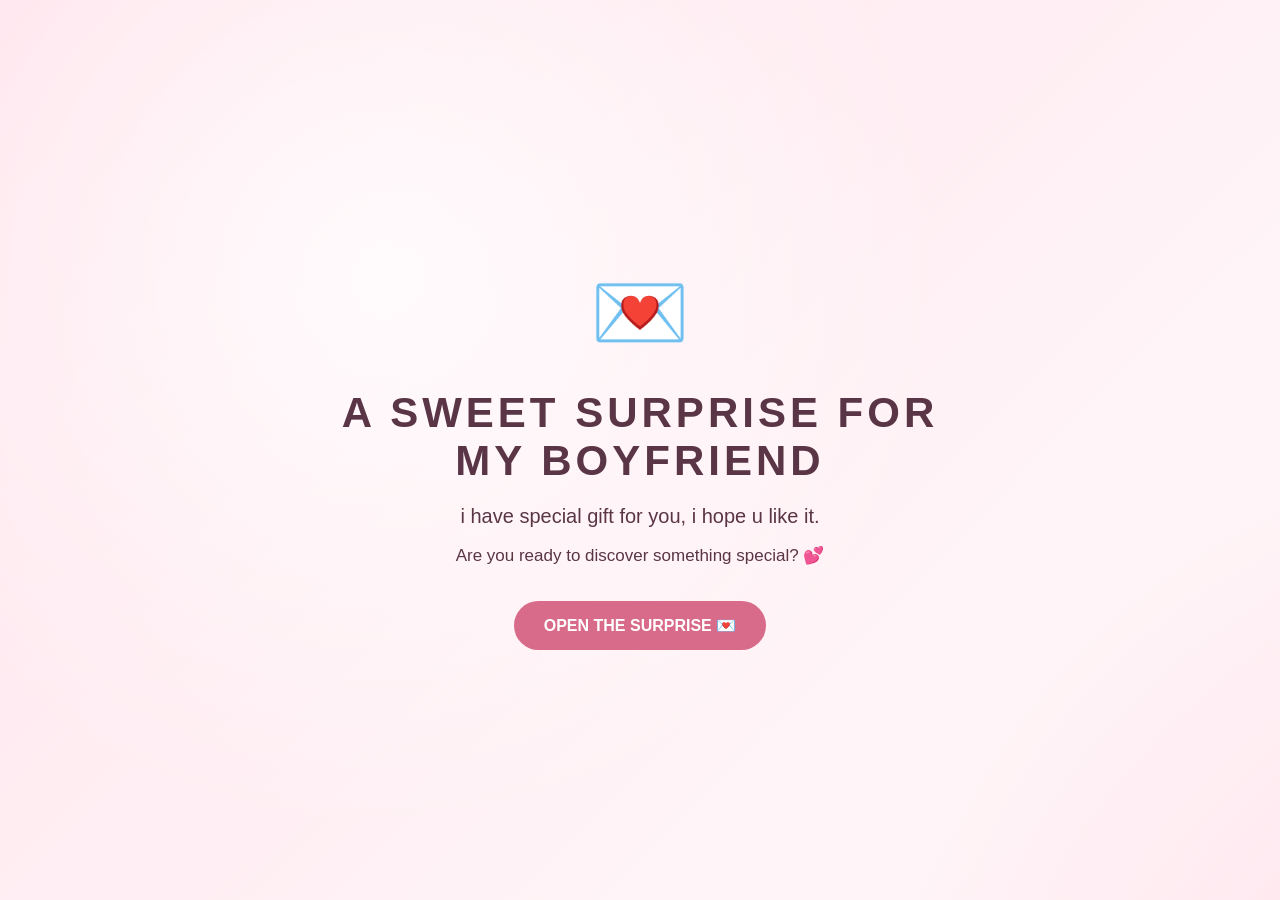
<file: index.html>
<!DOCTYPE html>

<html lang="en">

<head>


    <meta charset="UTF-8">

    <meta name="viewport" content="width=device-width, initial-scale=1.0">

    <title>A Sweet Surprise 💕</title>

    <link rel="stylesheet" href="static/style.css">

    <style>
        html,
        body {

            margin: 0;
            padding: 0;
            width: 100%;
            height: 100%;
            overflow: hidden;

        }

        .page-frame {

            width: 100%;
            height: 100vh;
            border: none;
            display: block;

        }

        .music-button {

            position: fixed;
            top: 20px;
            right: 20px;
            z-index: 99999;

            padding: 15px 25px;

            font-size: 16px;

            background: white;

            color: black;

            border: 2px solid pink;

            border-radius: 10px;

            cursor: pointer;

        }
    </style>


</head>

<body>


    <!-- BACKGROUND MUSIC -->

    <audio id="backgroundMusic" loop preload="auto">

        <source src="static/birthday.mp3" type="audio/mpeg">

    </audio>


    <!-- WEBSITE PAGES -->

    <iframe id="pageFrame" class="page-frame" src="page1.html">
    </iframe>


    <!-- TEMPORARY MUSIC TEST BUTTON -->




    <script>

        const music =
            document.getElementById("backgroundMusic");


        music.volume = 0.35;


        /*
        Restore music position
        */



        /*
        Start music
        */

        function startMusic() {

            music.play()
                .then(function () {

                    console.log(
                        "MUSIC BERHASIL DIPUTAR"
                    );

                })
                .catch(function (error) {

                    console.log(
                        "MUSIC ERROR:",
                        error
                    );

                });

        }


        /*
        Save music position
        */



    </script>


</body>

</html>
</file>
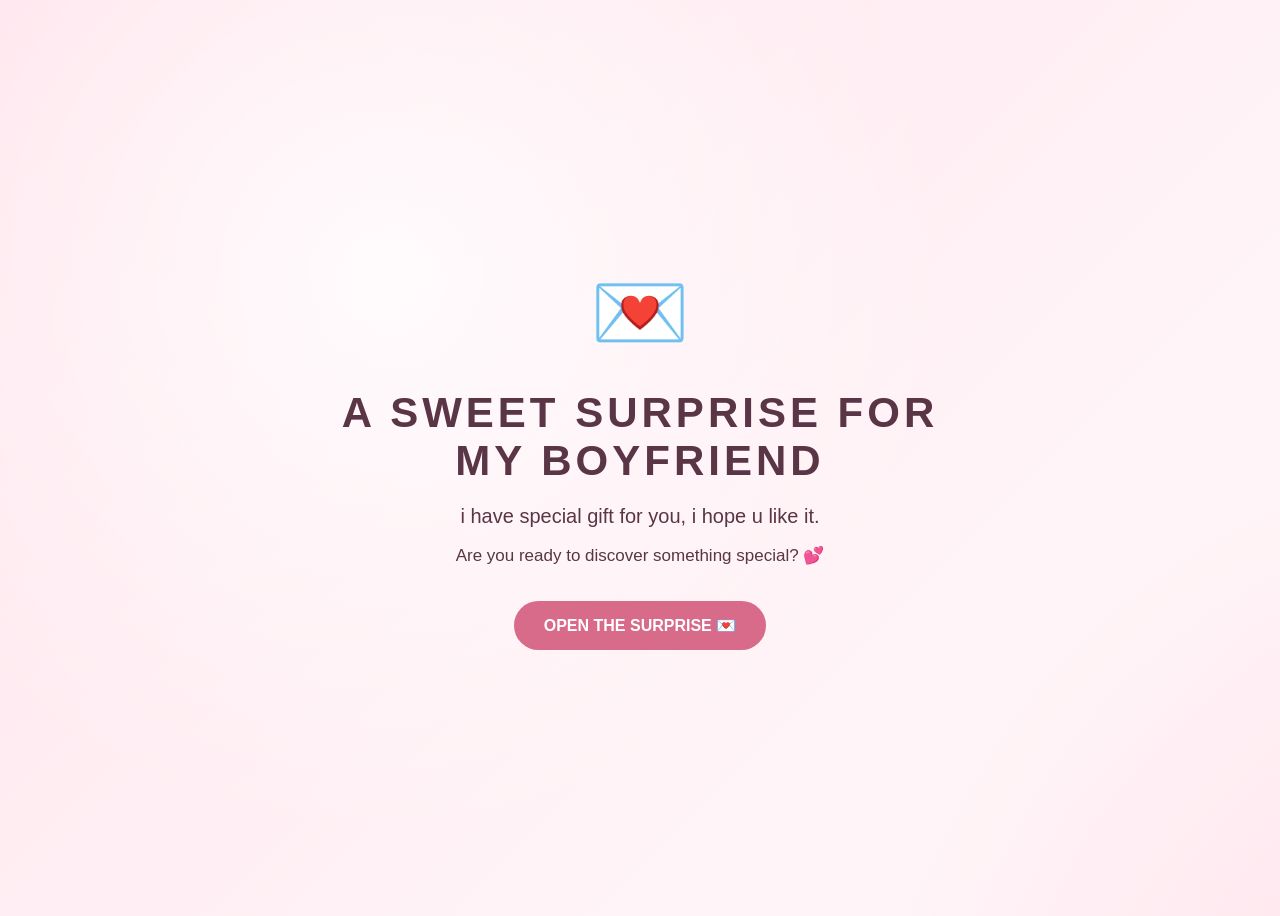
<file: page1.html>
<!DOCTYPE html>
<html lang="en">

<head>
    <meta charset="UTF-8">
    <meta name="viewport" content="width=device-width, initial-scale=1.0">

    <title>A Sweet Surprise 💌</title>

    <link rel="stylesheet" href="static/style.css">
</head>

<body>


    <div class="page">

        <div class="envelope">💌</div>

        <h1>A SWEET SURPRISE FOR MY BOYFRIEND</h1>

        <p class="subtitle">
            i have special gift for you, i hope u like it.
        </p>

        <p class="message">
            Are you ready to discover something special? 💕
        </p>

        <a href="page2.html" class="open-button" onclick="parent.startMusic()">
            OPEN THE SURPRISE 💌
        </a>


    </div>
    <script src="static/effects.js"></script>
    <script src="static/music.js"></script>

</body>

</html>
</file>
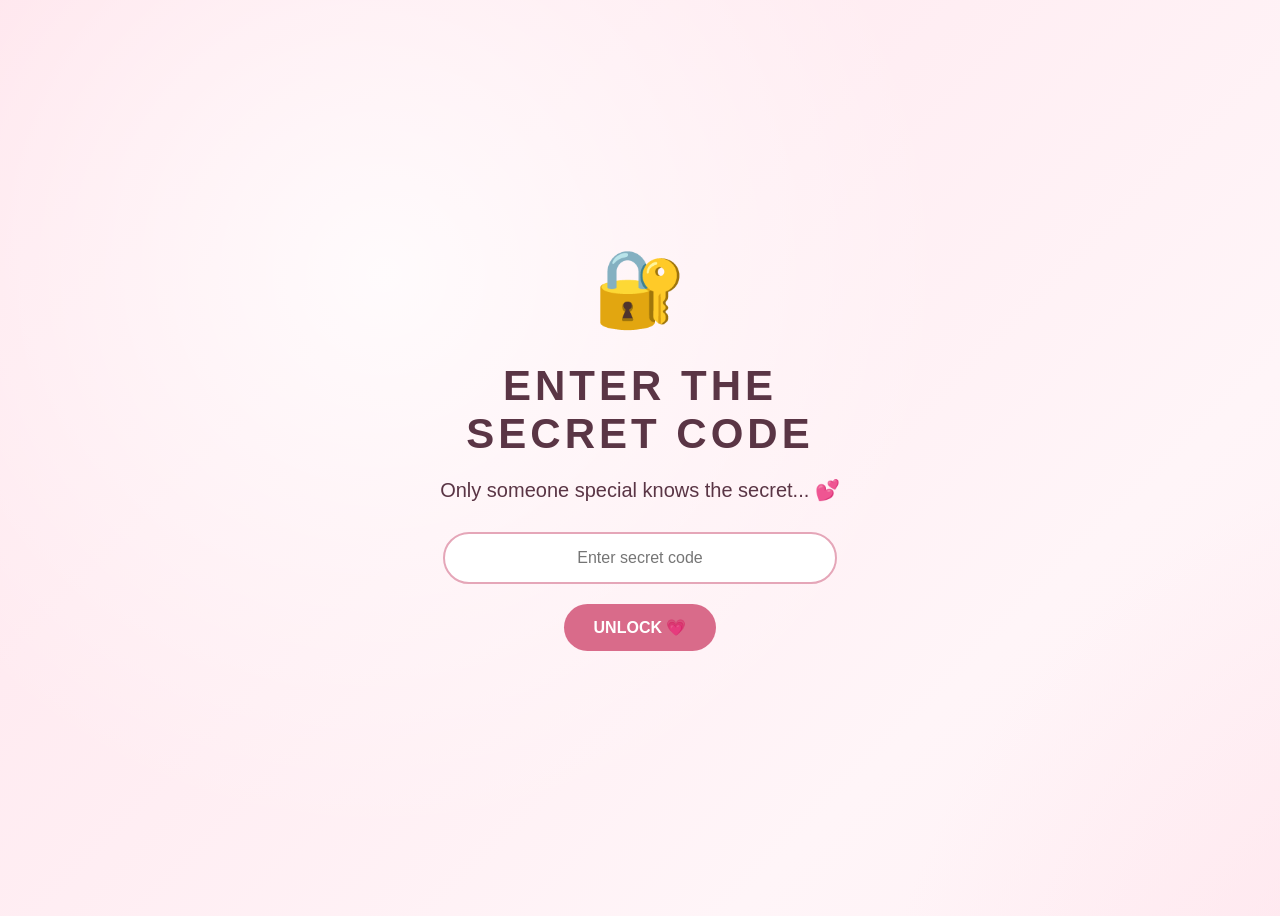
<file: page2.html>
<!DOCTYPE html>

<html lang="en">

<head>
    <meta charset="UTF-8">
    <meta name="viewport" content="width=device-width, initial-scale=1.0">

    <title>Enter the Secret Code 🔐</title>

    <link rel="stylesheet" href="static/style.css">

</head>

<body>

    <div class="page">

        <div class="lock">🔐</div>

        <h1>ENTER THE<br>SECRET CODE</h1>

        <p class="subtitle">
            Only someone special knows the secret... 💕
        </p>

        <div class="code-box">

            <input type="password" id="secretCode" placeholder="Enter secret code" maxlength="20">

            <button onclick="checkCode()">
                UNLOCK 💗
            </button>

            <p id="errorMessage"></p>

        </div>

    </div>

    <script>
        function checkCode() {

            const code =
                document.getElementById("secretCode").value;

            const errorMessage =
                document.getElementById("errorMessage");

            const correctCode = "262626";

            if (code === correctCode) {

                window.location.href = "page3.html";

            } else {

                errorMessage.innerText =
                    "Oops! That's not the secret code 💔";

            }
        }
    </script>

    <script src="static/effects.js"></script>
    <script src="static/music.js"></script>

</body>

</html>
</file>
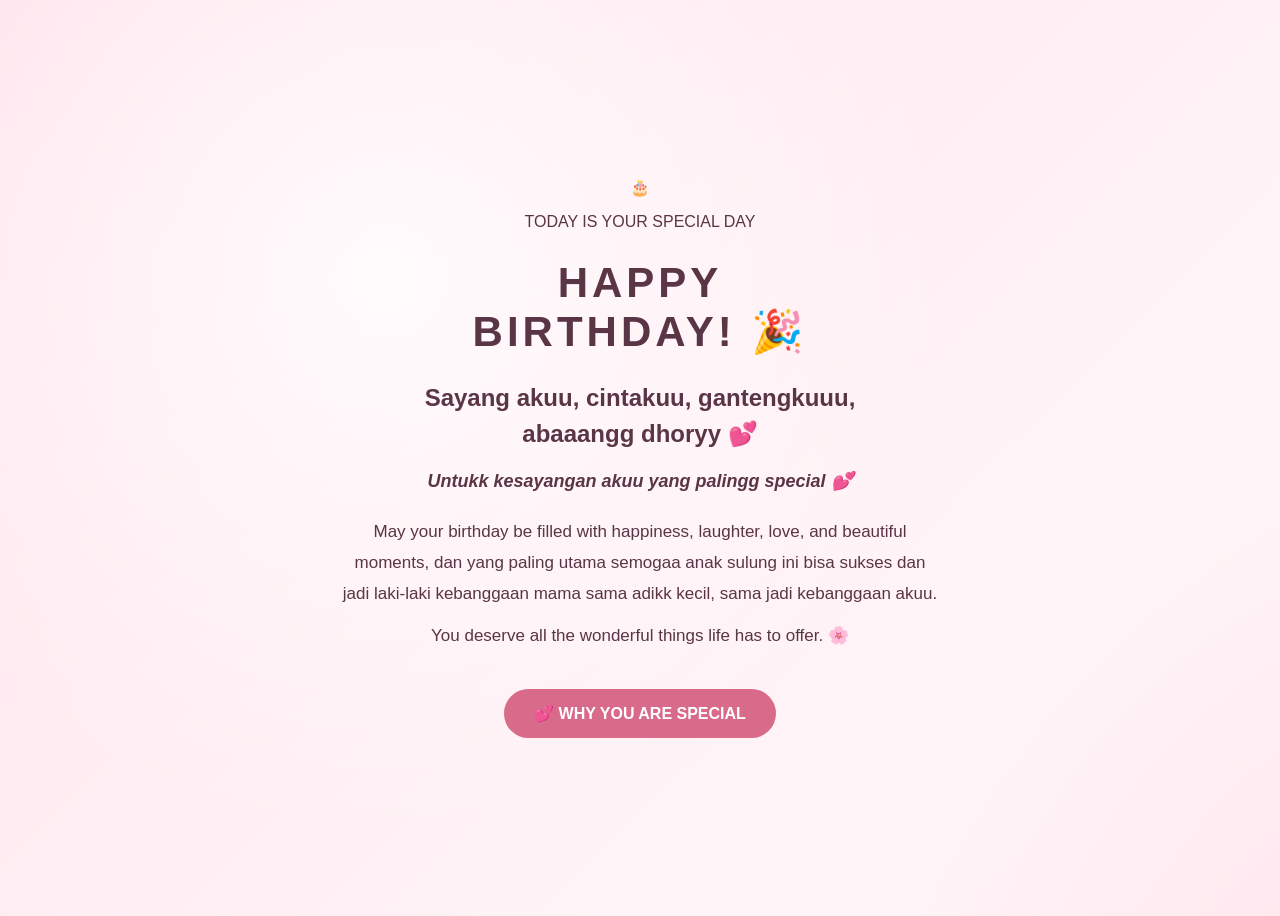
<file: page3.html>
<!DOCTYPE html>

<html lang="en">

<head>
    <meta charset="UTF-8">
    <meta name="viewport" content="width=device-width, initial-scale=1.0">

    
    <title>Happy Birthday 🎂</title>

    <link rel="stylesheet" href="static/style.css">
    

</head>

<body>

    
    <div class="page birthday-page">

        <div class="cake">
            🎂
        </div>

        <p class="small-title">
            TODAY IS YOUR SPECIAL DAY
        </p>

        <h1 class="birthday-title">
            HAPPY<br>
            BIRTHDAY! 🎉
        </h1>

        <p class="birthday-name">
            Sayang akuu, cintakuu, gantengkuuu,<br>
            abaaangg dhoryy 💕
        </p>

        <p class="special-for">
            Untukk kesayangan akuu yang palingg special 💕
        </p>

        <p class="birthday-message">
            May your birthday be filled with happiness,
            laughter, love, and beautiful moments,
            dan yang paling utama semogaa anak sulung ini bisa sukses
            dan jadi laki-laki kebanggaan mama sama adikk kecil,
            sama jadi kebanggaan akuu.
        </p>

        <p class="birthday-message">
            You deserve all the wonderful things
            life has to offer. 🌸
        </p>

        <a href="page5.html" class="open-button">
            💕 WHY YOU ARE SPECIAL
        </a>

    </div>

    <script src="static/effects.js"></script>
    <script src="static/music.js"></script>
    

</body>

</html>
</file>
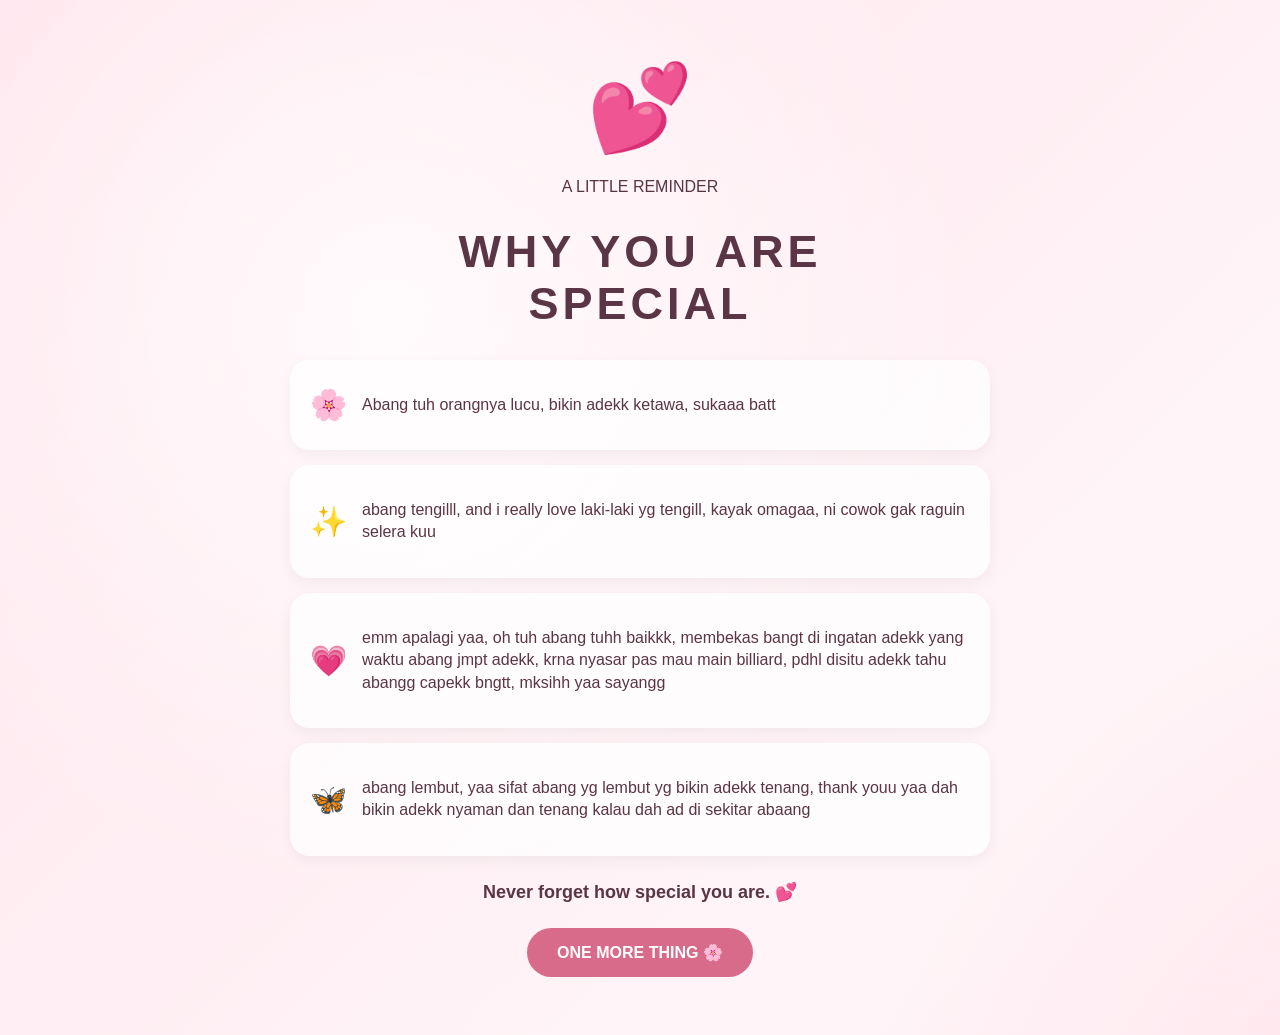
<file: page5.html>
<!DOCTYPE html>

<html lang="en">

<head>


    <meta charset="UTF-8">
    <meta name="viewport" content="width=device-width, initial-scale=1.0">

    <title>Why You Are Special 💕</title>

    <link rel="stylesheet" href="static/style.css">


</head>

<body>


    <div class="page special-page">

        <div class="heart">
            💕
        </div>

        <p class="small-title">
            A LITTLE REMINDER
        </p>

        <h1>
            WHY YOU ARE<br>
            SPECIAL
        </h1>

        <div class="special-list">

            <div class="special-item">
                <span>🌸</span>
                <p>
                    Abang tuh orangnya lucu, bikin adekk ketawa, sukaaa batt
                </p>
            </div>

            <div class="special-item">
                <span>✨</span>
                <p>
                    abang tengilll, and i really love laki-laki yg tengill,
                    kayak omagaa, ni cowok gak raguin selera kuu
                </p>
            </div>

            <div class="special-item">
                <span>💗</span>
                <p>
                    emm apalagi yaa, oh tuh abang tuhh baikkk, membekas bangt di ingatan adekk
                    yang waktu abang jmpt adekk, krna nyasar pas mau main billiard, pdhl disitu
                    adekk tahu abangg capekk bngtt, mksihh yaa sayangg
                </p>
            </div>

            <div class="special-item">
                <span>🦋</span>
                <p>
                    abang lembut, yaa sifat abang yg lembut yg bikin adekk tenang, thank youu yaa
                    dah bikin adekk nyaman dan tenang kalau dah ad di sekitar abaang
                </p>
            </div>

        </div>

        <p class="special-ending">
            Never forget how special you are. 💕
        </p>

        <a href="page6.html" class="open-button">
            ONE MORE THING 🌸
        </a>

    </div>

    <script src="static/effects.js"></script>
    <script src="static/music.js"></script>


</body>

</html>
</file>
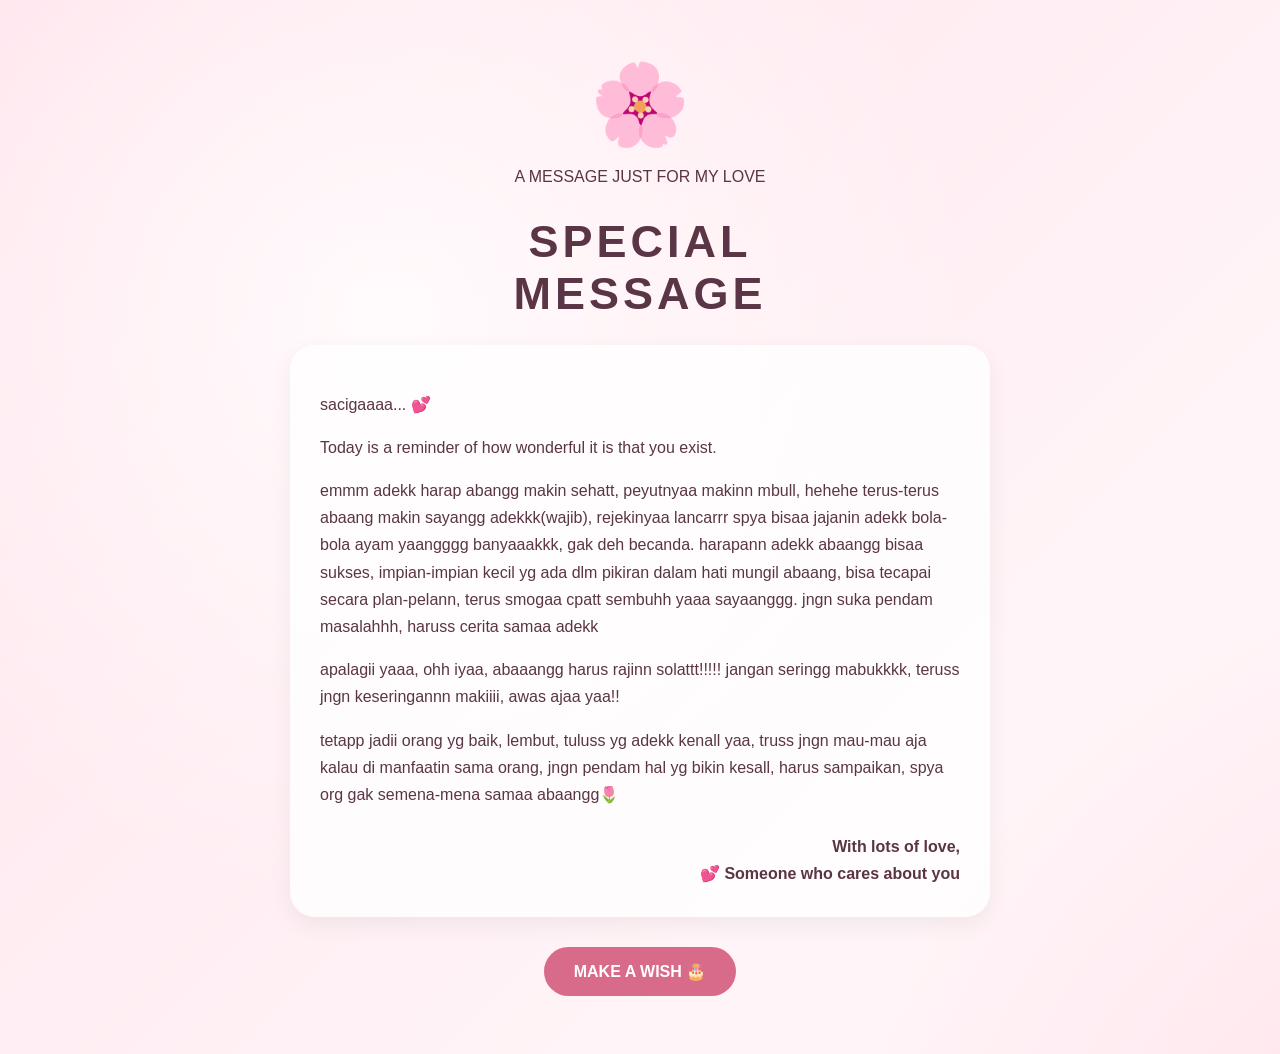
<file: page6.html>
<!DOCTYPE html>
<html lang="en">

<head>

    <meta charset="UTF-8">
    <meta name="viewport" content="width=device-width, initial-scale=1.0">

    <title>Special Message 🌸</title>

    <link rel="stylesheet" href="static/style.css">

</head>

<body>

    <div class="page message-page">

        <div class="flower">
            🌸
        </div>

        <p class="small-title">
            A MESSAGE JUST FOR MY LOVE
        </p>

        <h1>
            SPECIAL<br>
            MESSAGE
        </h1>

        <div class="letter">

            <p>
                sacigaaaa... 💕
            </p>

            <p>
                Today is a reminder of how wonderful
                it is that you exist.
            </p>

            <p>
                emmm adekk harap abangg makin sehatt, peyutnyaa makinn mbull, hehehe
                terus-terus abaang makin sayangg adekkk(wajib), rejekinyaa lancarrr spya
                bisaa jajanin adekk bola-bola ayam yaangggg banyaaakkk, gak deh becanda.
                harapann adekk abaangg bisaa sukses, impian-impian kecil yg ada dlm pikiran
                dalam hati mungil abaang, bisa tecapai secara plan-pelann, terus smogaa cpatt
                sembuhh yaaa sayaanggg. jngn suka pendam masalahhh, haruss cerita samaa adekk
            </p>

            <p>
                apalagii yaaa, ohh iyaa, abaaangg harus rajinn solattt!!!!!
                jangan seringg mabukkkk, teruss jngn keseringannn makiiii, awas ajaa yaa!!
            </p>

            <p>
                tetapp jadii orang yg baik, lembut, tuluss yg adekk kenall yaa,
                truss jngn mau-mau aja kalau di manfaatin sama orang,
                jngn pendam hal yg bikin kesall, harus sampaikan, spya org gak semena-mena
                samaa abaangg🌷
            </p>

            <p class="signature">
                With lots of love,<br>
                💕 Someone who cares about you
            </p>

        </div>

        <a href="page7.html" class="open-button">
            MAKE A WISH 🎂
        </a>

    </div>
    <script src="static/effects.js"></script>
    <script src="static/music.js"></script>



</body>

</html>
</file>
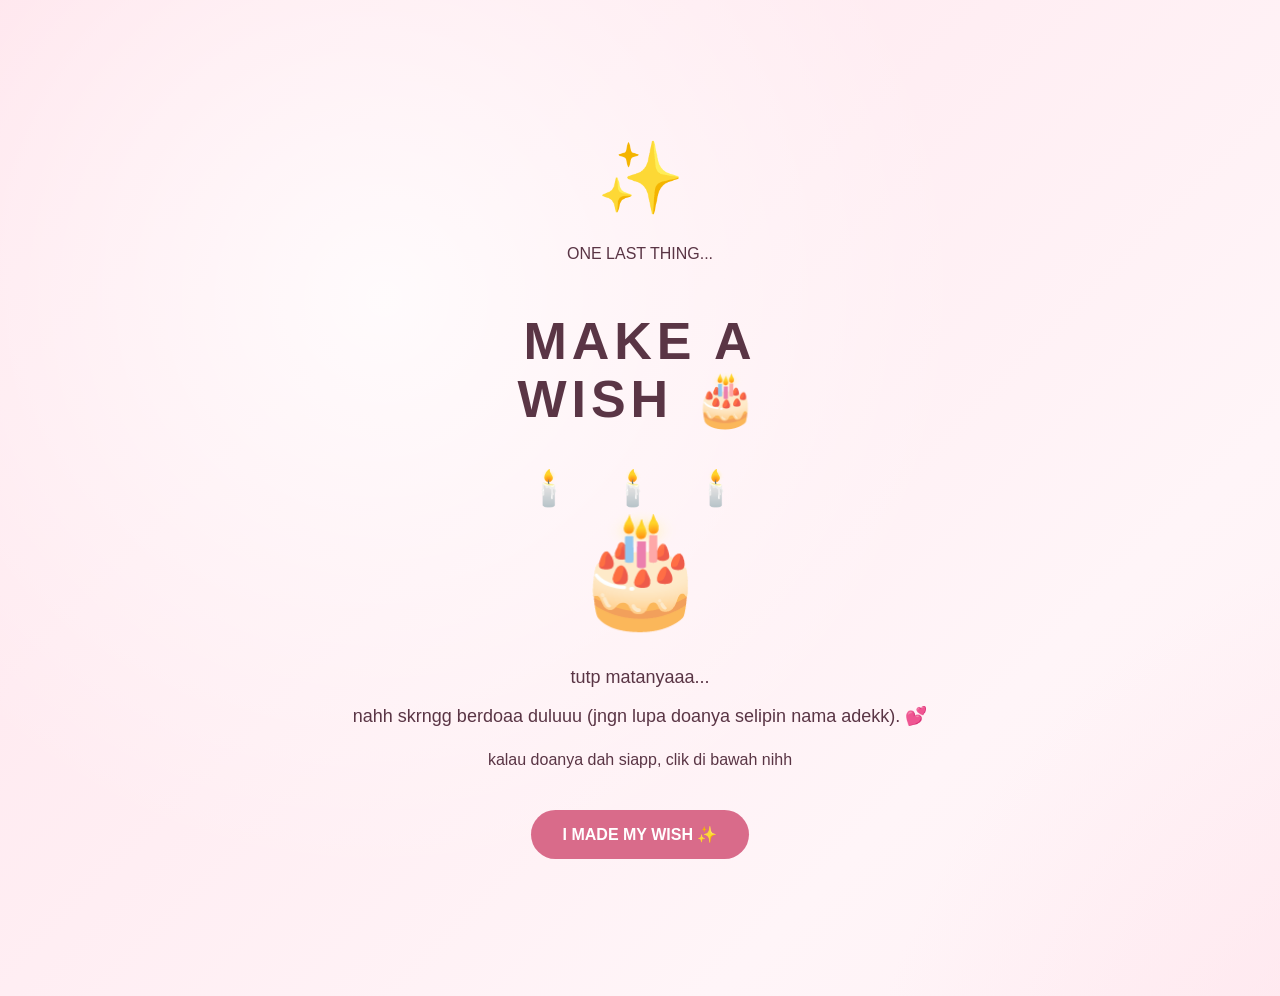
<file: page7.html>
<!DOCTYPE html>

<html lang="en">

<head>


    <meta charset="UTF-8">
    <meta name="viewport" content="width=device-width, initial-scale=1.0">

    <title>Make a Wish 🎂</title>

    <link rel="stylesheet" href="static/style.css">


</head>

<body>


    <div class="wish-page">

        <div class="stars">
            ✨
        </div>

        <p class="small-title">
            ONE LAST THING...
        </p>

        <h1>
            MAKE A<br>
            WISH 🎂
        </h1>

        <div class="birthday-cake">

            <div class="candles">
                <span>🕯️</span>
                <span>🕯️</span>
                <span>🕯️</span>
            </div>

            <div class="cake-body">
                🎂
            </div>

        </div>

        <p class="wish-text">
            tutp matanyaaa...
        </p>

        <p class="wish-text">
            nahh skrngg berdoaa duluuu (jngn lupa doanya selipin nama adekk). 💕
        </p>

        <p>
            kalau doanya dah siapp, clik di bawah nihh
        </p>

        <button class="wish-button" onclick="makeWish()">
            I MADE MY WISH ✨
        </button>

        <div id="finalMessage" class="final-message">

            <div class="final-heart">
                💕
            </div>

            <h2>
                HAPPY BIRTHDAY!
            </h2>

            <p>
                May all your wishes come true,
                today and always. 🌸
            </p>

            <p>
                You deserve a life full of
                happiness, love, and beautiful moments.
            </p>

            <div class="final-emojis">
                🎉 🎂 🎈 💕 ✨ 🌸
            </div>

        </div>

    </div>


    <script>

        function makeWish() {

            const message = document.getElementById("finalMessage");
            const button = document.querySelector(".wish-button");

            message.classList.add("show");

            button.innerText = "WISH GRANTED 💕";

            button.disabled = true;

            createConfetti();

        }


        function createConfetti() {

            const emojis = ["🎉", "💕", "✨", "🎈", "🌸", "🎂"];

            for (let i = 0; i < 30; i++) {

                const confetti = document.createElement("div");

                confetti.className = "final-confetti";

                confetti.innerText =
                    emojis[Math.floor(Math.random() * emojis.length)];

                confetti.style.left =
                    Math.random() * 100 + "%";

                confetti.style.animationDelay =
                    Math.random() * 2 + "s";

                document.body.appendChild(confetti);

                setTimeout(() => {
                    confetti.remove();
                }, 5000);
            }

        }

    </script>

    <script src="static/effects.js"></script>
    <script src="static/music.js"></script>


</body>

</html>
</file>
<file: static/style.css>
css * {
    margin: 0;
    padding: 0;
    box-sizing: border-box;
}

body {
    min-height: 100vh;
    font-family: Arial, sans-serif;
    background: linear-gradient(135deg, #ffe4ec, #fff5f8);
    display: flex;
    justify-content: center;
    align-items: center;
    color: #5a3545;
}

.page {
    width: 90%;
    max-width: 600px;
    text-align: center;
    padding: 50px 30px;
}

.envelope {
    font-size: 80px;
    margin-bottom: 25px;
    animation: floating 2s ease-in-out infinite;
}

h1 {
    font-size: 42px;
    letter-spacing: 4px;
    margin-bottom: 20px;
}

.subtitle {
    font-size: 20px;
    margin-bottom: 15px;
}

.message {
    font-size: 17px;
    margin-bottom: 35px;
}

.open-button {
    display: inline-block;
    padding: 15px 30px;
    background: #d96b8a;
    color: white;
    text-decoration: none;
    border-radius: 30px;
    font-size: 16px;
    font-weight: bold;
    transition: 0.3s;
}

.open-button:hover {
    background: #b94d6d;
    transform: scale(1.05);
}

@keyframes floating {

    0%,
    100% {
        transform: translateY(0);
    }

    50% {
        transform: translateY(-10px);
    }
}

@media (max-width: 600px) {

    h1 {
        font-size: 30px;
    }

    .subtitle {
        font-size: 17px;
    }

    .envelope {
        font-size: 65px;
    }
}

.lock {
    font-size: 75px;
    margin-bottom: 25px;
    animation: floating 2s ease-in-out infinite;
}

.code-box {
    margin-top: 30px;
}

.code-box input {
    width: 100%;
    max-width: 350px;
    padding: 15px 20px;
    border: 2px solid #e5a6b8;
    border-radius: 30px;
    outline: none;
    font-size: 16px;
    text-align: center;
    background: white;
}

.code-box input:focus {
    border-color: #d96b8a;
}

.code-box button {
    display: block;
    margin: 20px auto;
    padding: 14px 30px;
    border: none;
    border-radius: 30px;
    background: #d96b8a;
    color: white;
    font-size: 16px;
    font-weight: bold;
    cursor: pointer;
    transition: 0.3s;
}

.code-box button:hover {
    background: #b94d6d;
    transform: scale(1.05);
}

#errorMessage {
    color: #c94b6b;
    font-size: 14px;
    margin-top: 10px;
}

.special-page {
    max-width: 700px;
}

.heart {
    font-size: 85px;
    margin-bottom: 20px;
    animation: heartBeat 1.5s infinite;
}

.special-page h1 {
    font-size: 45px;
    line-height: 1.15;
    margin-bottom: 30px;
}

.special-list {
    display: flex;
    flex-direction: column;
    gap: 15px;
    margin-bottom: 25px;
}

.special-item {
    display: flex;
    align-items: center;
    text-align: left;
    background: rgba(255, 255, 255, 0.75);
    padding: 18px 20px;
    border-radius: 20px;
    box-shadow: 0 5px 15px rgba(0, 0, 0, 0.05);
    transition: 0.3s;
}

.special-item:hover {
    transform: translateY(-5px);
}

.special-item span {
    font-size: 30px;
    margin-right: 15px;
}

.special-item p {
    font-size: 16px;
    line-height: 1.4;
}

.special-ending {
    font-size: 18px;
    font-weight: bold;
    margin: 25px 0;
}

@keyframes heartBeat {

    0% {
        transform: scale(1);
    }

    25% {
        transform: scale(1.15);
    }

    40% {
        transform: scale(1);
    }

    60% {
        transform: scale(1.15);
    }

    100% {
        transform: scale(1);
    }

}

@media (max-width: 600px) {

    .special-page h1 {
        font-size: 34px;
    }

    .special-item {
        padding: 15px;
    }

    .special-item span {
        font-size: 25px;
    }

    .special-item p {
        font-size: 14px;
    }

}

.message-page {
    max-width: 700px;
}

.flower {
    font-size: 80px;
    margin-bottom: 15px;
    animation: flowerFloat 3s ease-in-out infinite;
}

.message-page h1 {
    font-size: 45px;
    line-height: 1.15;
    margin-bottom: 25px;
}

.letter {
    background: rgba(255, 255, 255, 0.8);
    padding: 30px;
    border-radius: 25px;
    text-align: left;
    box-shadow: 0 8px 25px rgba(0, 0, 0, 0.06);
    margin-bottom: 25px;
}

.letter p {
    font-size: 16px;
    line-height: 1.7;
    margin-bottom: 15px;
}

.letter p:last-child {
    margin-bottom: 0;
}

.signature {
    text-align: right;
    font-weight: bold;
    margin-top: 25px;
}

.message-page .open-button {
    margin-top: 5px;
}

@keyframes flowerFloat {

    0%,
    100% {
        transform: translateY(0) rotate(-3deg);
    }

    50% {
        transform: translateY(-10px) rotate(3deg);
    }

}

@media (max-width: 600px) {

    .flower {
        font-size: 65px;
    }

    .message-page h1 {
        font-size: 34px;
    }

    .letter {
        padding: 22px;
    }

    .letter p {
        font-size: 14px;
        line-height: 1.6;
    }

}


.wish-page {
    min-height: 100vh;
    width: 90%;
    max-width: 700px;
    margin: auto;

    display: flex;
    flex-direction: column;
    justify-content: center;
    align-items: center;

    text-align: center;
    padding: 40px 20px;
}

.stars {
    font-size: 70px;
    margin-bottom: 10px;

    animation: starGlow 2s ease-in-out infinite;
}

.wish-page h1 {
    font-size: 52px;
    line-height: 1.1;
    letter-spacing: 5px;
    margin-bottom: 25px;
}

.birthday-cake {
    margin: 15px 0 25px;
}

.candles {
    font-size: 35px;
    letter-spacing: 15px;
    margin-bottom: -5px;

    animation: candleMove 1.5s ease-in-out infinite;
}

.cake-body {
    font-size: 110px;

    animation: cakeFloat 2s ease-in-out infinite;
}

.wish-text {
    font-size: 18px;
    line-height: 1.6;
    margin: 5px 0;
}

.wish-button {
    margin-top: 25px;

    padding: 15px 32px;

    border: none;
    border-radius: 30px;

    background: #d96b8a;
    color: white;

    font-size: 16px;
    font-weight: bold;

    cursor: pointer;

    transition: 0.3s;
}

.wish-button:hover {
    background: #b94d6d;
    transform: scale(1.05);
}

.wish-button:disabled {
    cursor: default;
    transform: none;
}


.final-message {
    display: none;

    margin-top: 30px;

    padding: 30px;

    max-width: 550px;

    background: rgba(255, 255, 255, 0.85);

    border-radius: 25px;

    box-shadow:
        0 10px 30px rgba(0, 0, 0, 0.08);

    animation: finalAppear 1s ease;
}

.final-message.show {
    display: block;
}

.final-heart {
    font-size: 55px;

    animation: heartBeat 1.5s infinite;
}

.final-message h2 {
    font-size: 30px;
    letter-spacing: 2px;
    margin: 10px 0 15px;
}

.final-message p {
    font-size: 16px;
    line-height: 1.6;
    margin: 8px 0;
}

.final-emojis {
    font-size: 25px;
    margin-top: 20px;
}




.final-confetti {
    position: fixed;

    top: -50px;

    font-size: 28px;

    pointer-events: none;

    animation: finalFall 5s linear forwards;
}




@keyframes starGlow {

    0%,
    100% {
        transform: scale(1);
        opacity: 0.8;
    }

    50% {
        transform: scale(1.15);
        opacity: 1;
    }

}

@keyframes candleMove {

    0%,
    100% {
        transform: translateY(0);
    }

    50% {
        transform: translateY(-5px);
    }

}

@keyframes cakeFloat {

    0%,
    100% {
        transform: translateY(0);
    }

    50% {
        transform: translateY(-10px);
    }

}

@keyframes finalAppear {

    from {
        opacity: 0;
        transform: translateY(30px) scale(0.95);
    }

    to {
        opacity: 1;
        transform: translateY(0) scale(1);
    }

}

@keyframes finalFall {

    0% {
        transform: translateY(-50px) rotate(0deg);
        opacity: 1;
    }

    100% {
        transform: translateY(110vh) rotate(360deg);
        opacity: 0;
    }

}




@media (max-width: 600px) {

    .stars {
        font-size: 55px;
    }

    .wish-page h1 {
        font-size: 38px;
    }

    .cake-body {
        font-size: 85px;
    }

    .candles {
        font-size: 28px;
        letter-spacing: 8px;
    }

    .wish-text {
        font-size: 15px;
    }

    .final-message {
        padding: 22px;
    }

}


body {
    overflow-x: hidden;
    position: relative;

    background:
        radial-gradient(circle at 20% 20%,
            rgba(255, 255, 255, 0.8),
            transparent 30%),
        radial-gradient(circle at 80% 80%,
            rgba(255, 220, 230, 0.7),
            transparent 35%),
        linear-gradient(135deg,
            #ffe4ec,
            #fff5f8,
            #ffe9f0);

    background-size: 150% 150%;

    animation: backgroundMove 12s ease-in-out infinite alternate;
}

@keyframes backgroundMove {

    0% {
        background-position: 0% 0%;
    }

    100% {
        background-position: 100% 100%;
    }

}




.page,
.wish-page {
    animation: pageAppear 1.2s ease;
}

@keyframes pageAppear {

    from {
        opacity: 0;
        transform: translateY(20px);
    }

    to {
        opacity: 1;
        transform: translateY(0);
    }

}

/* =================================
   PAGE 3 - PERSONAL MESSAGE
   ================================= */

.birthday-name {
    font-size: 24px;
    font-weight: bold;
    line-height: 1.5;
    margin-bottom: 15px;
}

.special-for {
    font-size: 18px;
    font-weight: bold;
    font-style: italic;
    margin-bottom: 25px;
}

.birthday-message {
    font-size: 17px;
    line-height: 1.8;
    max-width: 600px;
    margin: 12px auto;
}

.birthday-page .open-button {
    margin-top: 25px;
}



@media (max-width: 600px) {

    .birthday-name {
        font-size: 20px;
    }

    .special-for {
        font-size: 16px;
    }

    .birthday-message {
        font-size: 15px;
        line-height: 1.7;
    }

}



.falling-heart {
    position: fixed;

    top: -50px;

    pointer-events: none;

    z-index: 2;

    opacity: 0;

    animation-name: heartFallStraight;
    animation-timing-function: linear;
    animation-fill-mode: forwards;

    will-change: transform, opacity;
}




@keyframes heartFallStraight {

    0% {
        transform: translateY(0);
        opacity: 0;
    }

    10% {
        opacity: 0.65;
    }

    90% {
        opacity: 0.65;
    }

    100% {
        transform: translateY(110vh);
        opacity: 0;
    }

}

.music-button:hover {

    transform: scale(1.05);

    background:
        rgba(255, 255, 255, 0.95);

}
</file>
